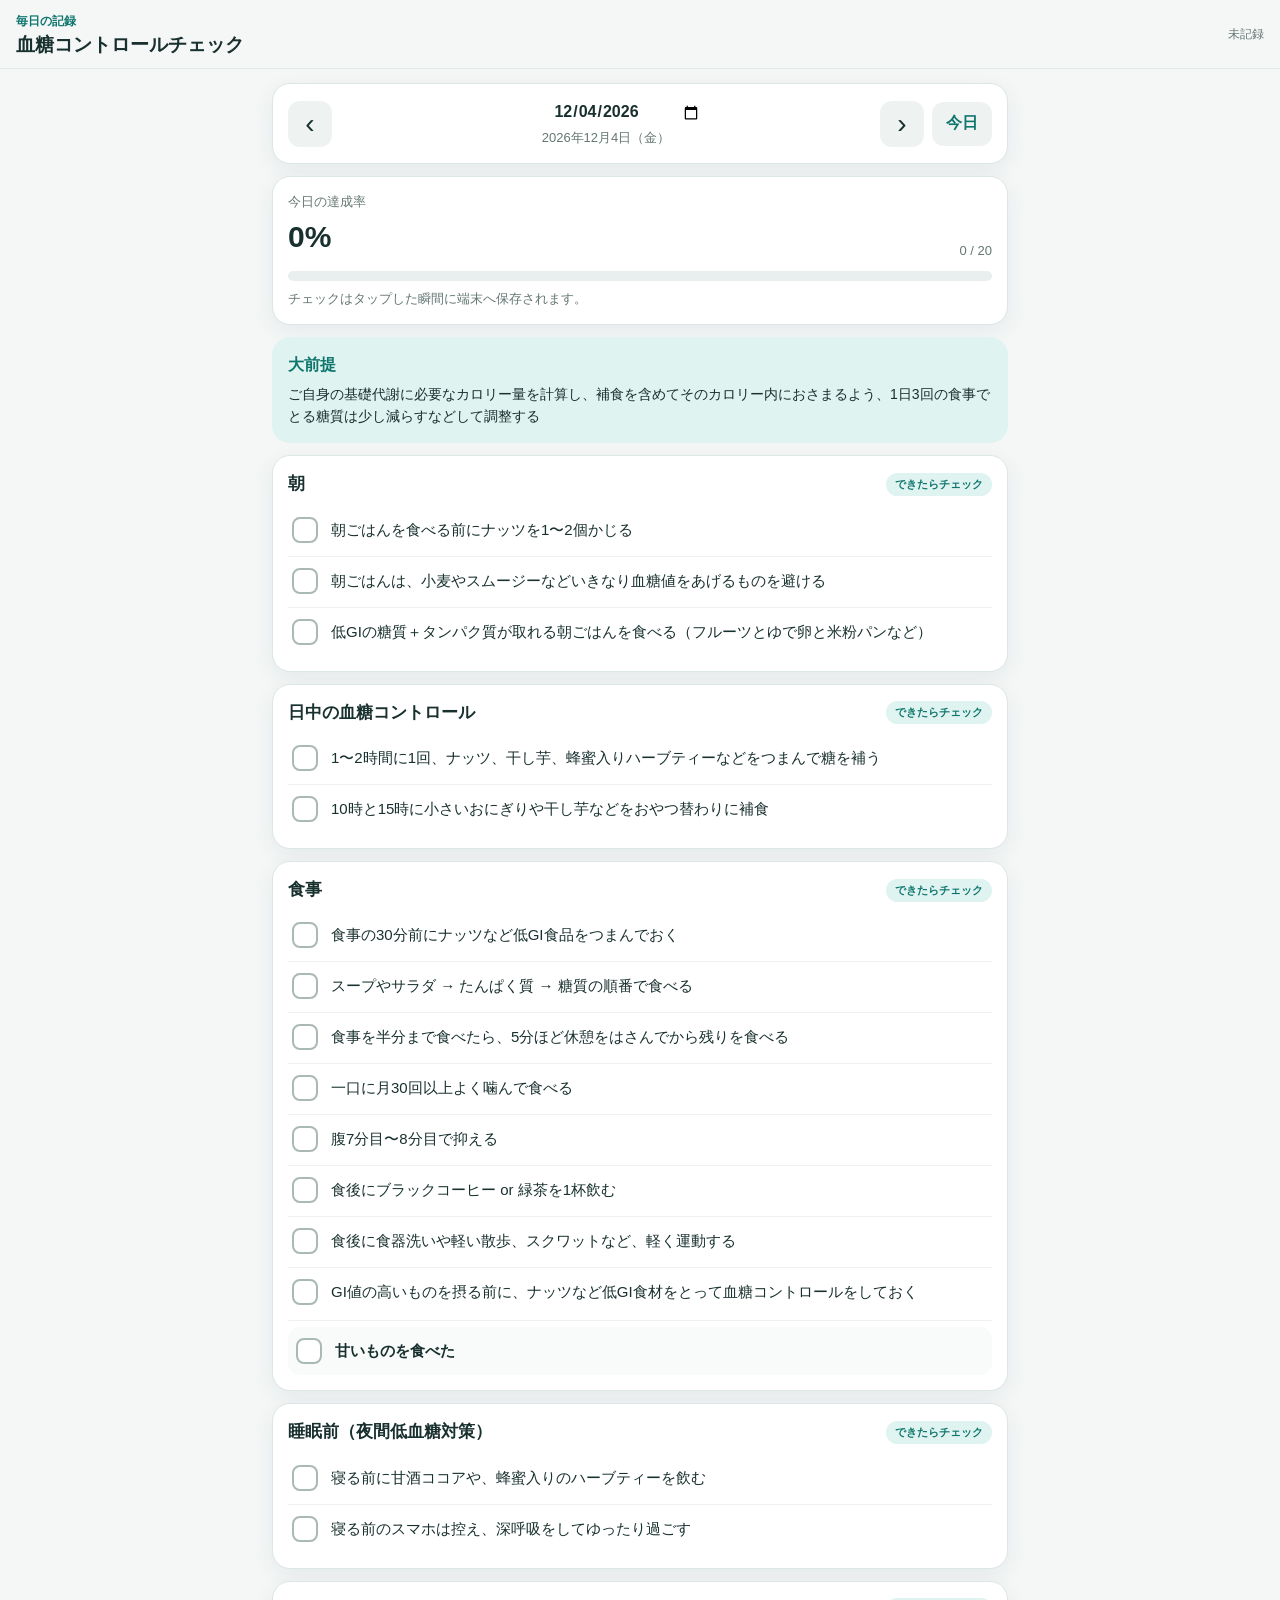
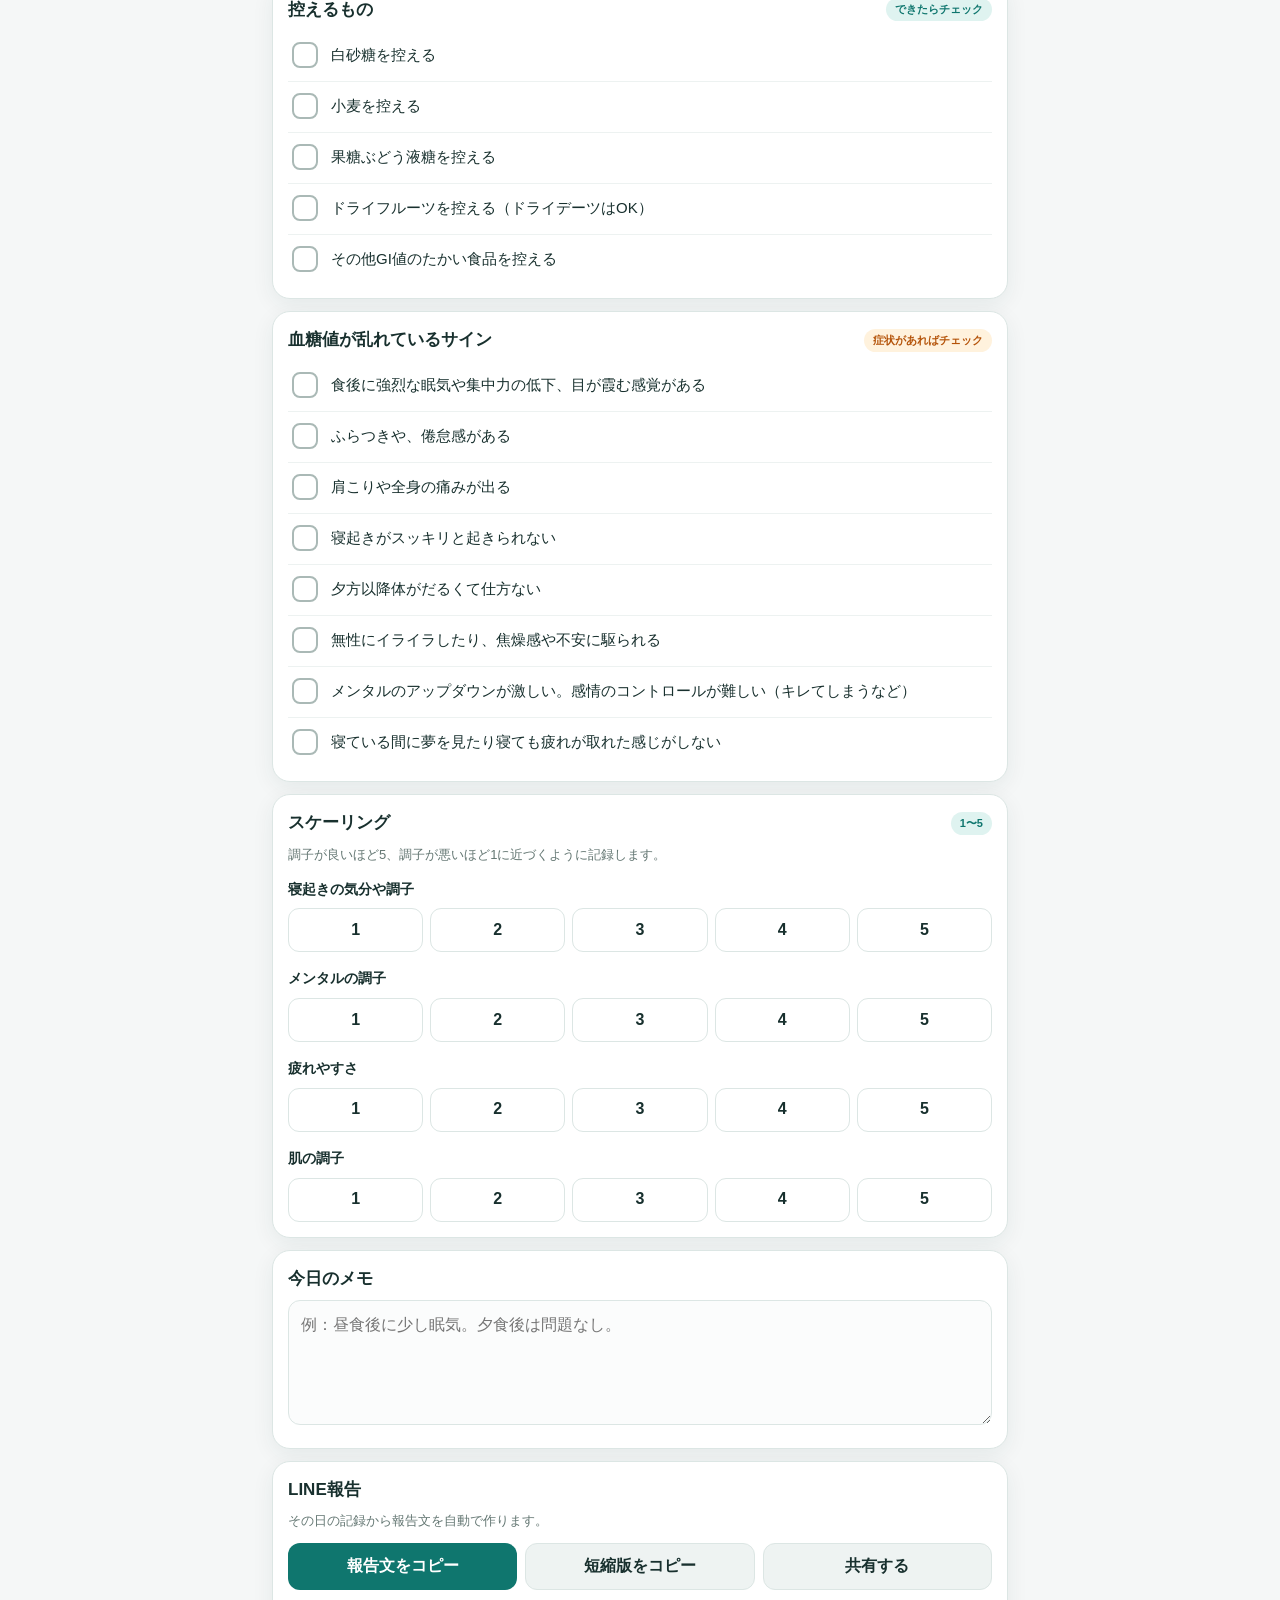
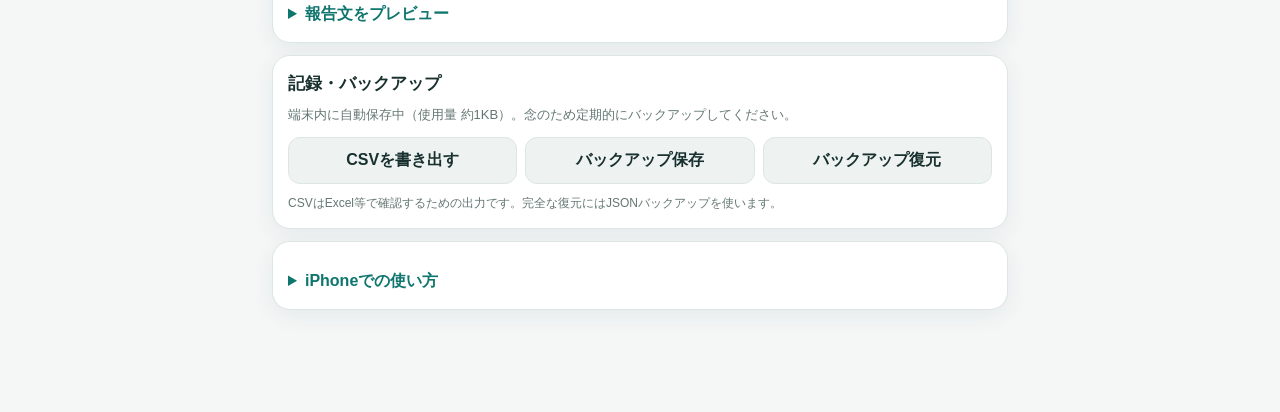
<file: index.html>
<!doctype html>
<html lang="ja">
<head>
  <meta charset="utf-8" />
  <meta name="viewport" content="width=device-width, initial-scale=1, viewport-fit=cover" />
  <meta name="theme-color" content="#0f766e" />
  <meta name="apple-mobile-web-app-capable" content="yes" />
  <meta name="apple-mobile-web-app-status-bar-style" content="default" />
  <meta name="apple-mobile-web-app-title" content="血糖チェック" />
  <title>血糖コントロールチェック</title>
  <link rel="manifest" href="manifest.webmanifest" />
  <link rel="apple-touch-icon" href="icon-192.png" />
  <link rel="stylesheet" href="style.css" />
</head>
<body>
  <header class="app-header">
    <div>
      <p class="eyebrow">毎日の記録</p>
      <h1>血糖コントロールチェック</h1>
    </div>
    <div id="saveStatus" class="save-status" aria-live="polite">準備中…</div>
  </header>

  <main class="container">
    <section class="card date-card" aria-label="日付選択">
      <button id="prevDay" class="icon-btn" aria-label="前の日">‹</button>
      <div class="date-center">
        <input id="datePicker" type="date" aria-label="記録日" />
        <div id="dateLabel" class="date-label"></div>
      </div>
      <button id="nextDay" class="icon-btn" aria-label="次の日">›</button>
      <button id="todayBtn" class="subtle-btn">今日</button>
    </section>

    <section class="card progress-card">
      <div class="progress-row">
        <div>
          <p class="label">今日の達成率</p>
          <strong id="progressText" class="progress-text">0%</strong>
        </div>
        <div id="progressCount" class="progress-count">0 / 0</div>
      </div>
      <div class="progress-track" aria-hidden="true"><div id="progressBar" class="progress-bar"></div></div>
      <p class="hint">チェックはタップした瞬間に端末へ保存されます。</p>
    </section>

    <section class="notice">
      <strong>大前提</strong>
      <p>ご自身の基礎代謝に必要なカロリー量を計算し、補食を含めてそのカロリー内におさまるよう、1日3回の食事でとる糖質は少し減らすなどして調整する</p>
    </section>

    <div id="actionSections"></div>

    <section class="card">
      <div class="section-heading">
        <h2>血糖値が乱れているサイン</h2>
        <span class="badge warning">症状があればチェック</span>
      </div>
      <div id="symptomList" class="check-list"></div>
    </section>

    <section class="card">
      <div class="section-heading">
        <h2>スケーリング</h2>
        <span class="badge">1〜5</span>
      </div>
      <p class="hint">調子が良いほど5、調子が悪いほど1に近づくように記録します。</p>
      <div id="scaleList" class="scale-list"></div>
    </section>

    <section class="card">
      <div class="section-heading">
        <h2>今日のメモ</h2>
      </div>
      <textarea id="dailyNote" rows="4" placeholder="例：昼食後に少し眠気。夕食後は問題なし。"></textarea>
    </section>

    <section class="card report-card">
      <div class="section-heading">
        <h2>LINE報告</h2>
      </div>
      <p class="hint">その日の記録から報告文を自動で作ります。</p>
      <div class="button-grid">
        <button id="copyFullBtn" class="primary-btn">報告文をコピー</button>
        <button id="copyShortBtn" class="secondary-btn">短縮版をコピー</button>
        <button id="shareBtn" class="secondary-btn">共有する</button>
      </div>
      <details class="preview-details">
        <summary>報告文をプレビュー</summary>
        <pre id="reportPreview"></pre>
      </details>
    </section>

    <section class="card data-card">
      <div class="section-heading">
        <h2>記録・バックアップ</h2>
      </div>
      <p id="storageStatus" class="hint">保存状態を確認中…</p>
      <div class="button-grid">
        <button id="exportCsvBtn" class="secondary-btn">CSVを書き出す</button>
        <button id="exportJsonBtn" class="secondary-btn">バックアップ保存</button>
        <label class="secondary-btn file-btn">バックアップ復元<input id="importJsonInput" type="file" accept="application/json,.json" /></label>
      </div>
      <p class="fine-print">CSVはExcel等で確認するための出力です。完全な復元にはJSONバックアップを使います。</p>
    </section>

    <section class="card howto-card">
      <details>
        <summary>iPhoneでの使い方</summary>
        <ol>
          <li>このアプリをHTTPSで公開したURLをSafariで開きます。</li>
          <li>Safariの共有メニューから「ホーム画面に追加」します。</li>
          <li>以後はホーム画面のアイコンから起動します。</li>
          <li>Safariが再読み込みされても、保存済みの記録は起動時に復元されます。</li>
        </ol>
      </details>
    </section>
  </main>

  <div id="toast" class="toast" role="status" aria-live="polite"></div>

  <script src="app.js"></script>
</body>
</html>
</file>
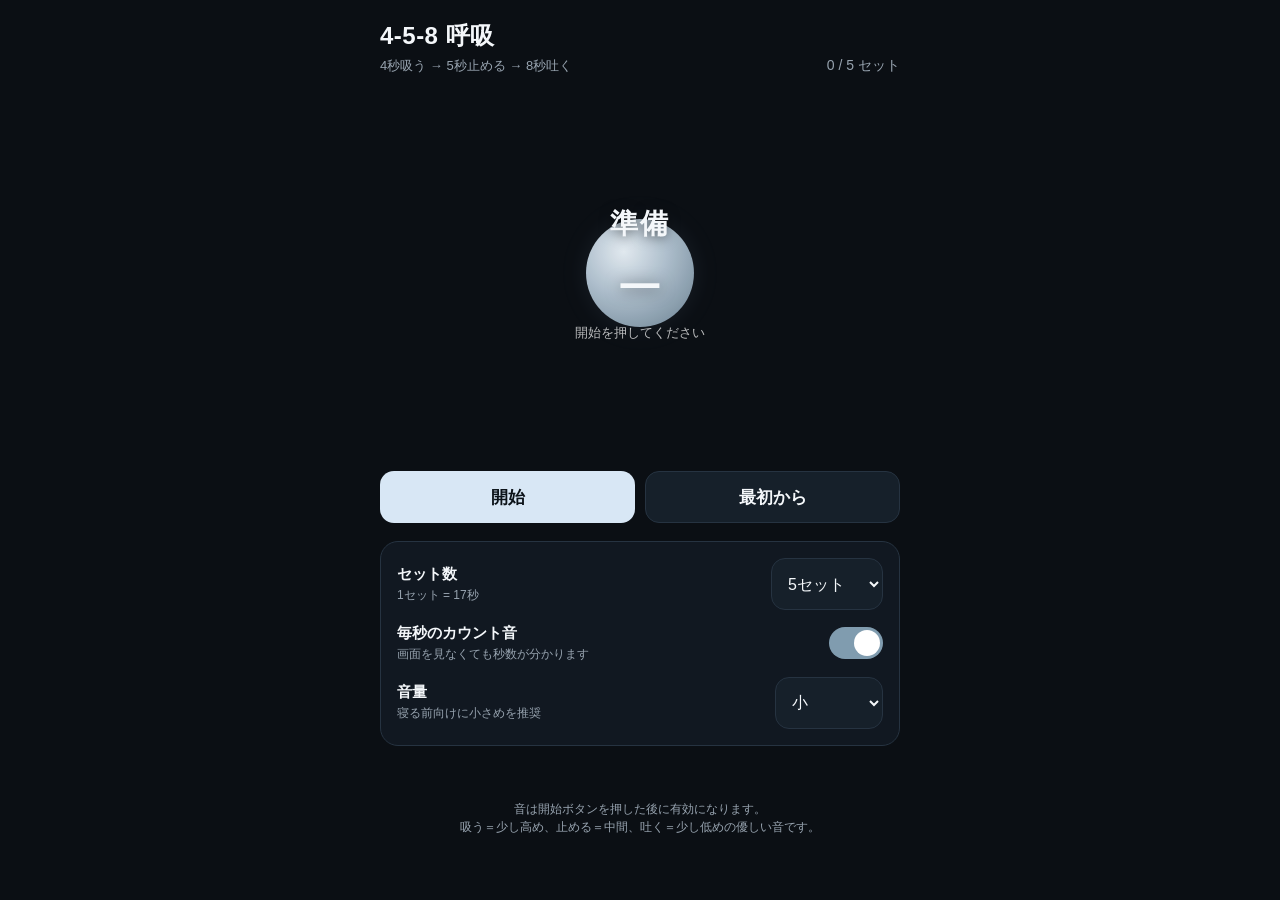
<file: 458-breathing.html>
<!DOCTYPE html>
<html lang="ja">
<head>
  <meta charset="UTF-8" />
  <meta name="viewport" content="width=device-width, initial-scale=1, viewport-fit=cover" />
  <meta name="theme-color" content="#0b0f14" />
  <meta name="apple-mobile-web-app-capable" content="yes" />
  <meta name="apple-mobile-web-app-status-bar-style" content="black-translucent" />
  <title>4-5-8 呼吸</title>
  <style>
    :root{
      --bg:#0b0f14;
      --panel:#111821;
      --panel2:#16202a;
      --text:#f4f7fa;
      --muted:#97a3af;
      --line:#263341;
      --accent:#d8e7f5;
      --accent2:#8fb0c8;
      --danger:#c9a4a4;
    }

    *{box-sizing:border-box}
    html,body{margin:0;padding:0;background:var(--bg);color:var(--text);font-family:-apple-system,BlinkMacSystemFont,"Segoe UI",sans-serif}
    body{
      min-height:100%;
      display:flex;
      justify-content:center;
      padding:
        calc(20px + env(safe-area-inset-top))
        18px
        calc(24px + env(safe-area-inset-bottom));
    }
    .app{
      width:min(100%,520px);
      display:flex;
      flex-direction:column;
      gap:18px;
    }

    .top{
      display:flex;
      justify-content:space-between;
      align-items:flex-end;
      gap:12px;
    }
    h1{
      margin:0;
      font-size:24px;
      letter-spacing:.02em;
      font-weight:700;
    }
    .sub{
      margin-top:5px;
      color:var(--muted);
      font-size:13px;
    }
    .progressText{
      color:var(--muted);
      font-size:14px;
      white-space:nowrap;
    }

    .breathArea{
      min-height:360px;
      display:flex;
      align-items:center;
      justify-content:center;
      position:relative;
      overflow:hidden;
    }
    .orbWrap{
      width:260px;
      height:260px;
      display:flex;
      align-items:center;
      justify-content:center;
      position:relative;
    }
    .orb{
      width:150px;
      height:150px;
      border-radius:50%;
      background:radial-gradient(circle at 35% 30%, #edf5fb 0%, #b9cad8 40%, #6f8798 100%);
      opacity:.95;
      box-shadow:0 0 40px rgba(174,201,222,.10);
      transform:scale(.72);
      transition-property:transform;
      transition-timing-function:linear;
      transition-duration:0s;
    }

    .centerText{
      position:absolute;
      inset:0;
      display:flex;
      flex-direction:column;
      align-items:center;
      justify-content:center;
      pointer-events:none;
      text-align:center;
    }
    .phase{
      font-size:28px;
      font-weight:700;
      letter-spacing:.06em;
      text-shadow:0 2px 12px rgba(0,0,0,.5);
    }
    .seconds{
      margin-top:2px;
      font-size:70px;
      line-height:1;
      font-variant-numeric:tabular-nums;
      font-weight:300;
      text-shadow:0 2px 16px rgba(0,0,0,.55);
    }
    .hint{
      margin-top:9px;
      color:rgba(255,255,255,.72);
      font-size:13px;
    }

    .card{
      background:var(--panel);
      border:1px solid var(--line);
      border-radius:18px;
      padding:16px;
    }

    .controls{
      display:grid;
      grid-template-columns:1fr 1fr;
      gap:10px;
    }
    button,select{
      min-height:52px;
      border-radius:14px;
      border:1px solid var(--line);
      font-size:17px;
    }
    button{
      cursor:pointer;
      background:var(--panel2);
      color:var(--text);
      font-weight:600;
    }
    button.primary{
      background:var(--accent);
      color:#0c1319;
      border-color:transparent;
    }
    button:active{transform:translateY(1px)}
    button:disabled{opacity:.45;cursor:not-allowed}

    .settings{
      display:grid;
      gap:14px;
    }
    .row{
      display:flex;
      align-items:center;
      justify-content:space-between;
      gap:16px;
    }
    .labelBlock{
      min-width:0;
    }
    .label{
      font-size:15px;
      font-weight:600;
    }
    .desc{
      margin-top:3px;
      font-size:12px;
      color:var(--muted);
      line-height:1.4;
    }
    select{
      background:var(--panel2);
      color:var(--text);
      padding:0 12px;
      min-width:108px;
      font-size:16px;
    }

    .switch{
      position:relative;
      width:54px;
      height:32px;
      flex:0 0 auto;
    }
    .switch input{display:none}
    .slider{
      position:absolute;
      inset:0;
      background:#36414d;
      border-radius:999px;
      transition:.2s;
    }
    .slider:before{
      content:"";
      position:absolute;
      width:26px;
      height:26px;
      left:3px;
      top:3px;
      border-radius:50%;
      background:white;
      transition:.2s;
    }
    .switch input:checked + .slider{background:#809caf}
    .switch input:checked + .slider:before{transform:translateX(22px)}

    .status{
      text-align:center;
      color:var(--muted);
      font-size:13px;
      min-height:18px;
    }

    .footerNote{
      color:var(--muted);
      text-align:center;
      font-size:12px;
      line-height:1.5;
      padding:0 10px;
    }

    @media (max-width:380px){
      .breathArea{min-height:320px}
      .orbWrap{width:230px;height:230px}
      .seconds{font-size:62px}
      .phase{font-size:25px}
    }

    @media (prefers-reduced-motion: reduce){
      .orb{transition:none !important}
    }
  </style>
</head>
<body>
  <main class="app" id="app">
    <section class="top">
      <div>
        <h1>4-5-8 呼吸</h1>
        <div class="sub">4秒吸う → 5秒止める → 8秒吐く</div>
      </div>
      <div class="progressText" id="progressText">0 / 5 セット</div>
    </section>

    <section class="breathArea" aria-live="polite">
      <div class="orbWrap">
        <div class="orb" id="orb"></div>
        <div class="centerText">
          <div class="phase" id="phase">準備</div>
          <div class="seconds" id="seconds">–</div>
          <div class="hint" id="hint">開始を押してください</div>
        </div>
      </div>
    </section>

    <section class="controls">
      <button class="primary" id="startPauseBtn" type="button">開始</button>
      <button id="restartBtn" type="button">最初から</button>
    </section>

    <section class="card settings" aria-label="設定">
      <div class="row">
        <div class="labelBlock">
          <div class="label">セット数</div>
          <div class="desc">1セット = 17秒</div>
        </div>
        <select id="setsSelect" aria-label="セット数">
          <option value="3">3セット</option>
          <option value="5" selected>5セット</option>
          <option value="10">10セット</option>
        </select>
      </div>

      <div class="row">
        <div class="labelBlock">
          <div class="label">毎秒のカウント音</div>
          <div class="desc">画面を見なくても秒数が分かります</div>
        </div>
        <label class="switch" aria-label="毎秒のカウント音">
          <input id="tickToggle" type="checkbox" checked>
          <span class="slider"></span>
        </label>
      </div>

      <div class="row">
        <div class="labelBlock">
          <div class="label">音量</div>
          <div class="desc">寝る前向けに小さめを推奨</div>
        </div>
        <select id="volumeSelect" aria-label="音量">
          <option value="0">無音</option>
          <option value="0.16" selected>小</option>
          <option value="0.28">中</option>
        </select>
      </div>
    </section>

    <div class="status" id="status"></div>
    <div class="footerNote">
      音は開始ボタンを押した後に有効になります。<br>
      吸う＝少し高め、止める＝中間、吐く＝少し低めの優しい音です。
    </div>
  </main>

  <script>
    (() => {
      const PHASES = [
        { key:"inhale", label:"吸う", duration:4, freq:520, scale:1.18, hint:"ゆっくり鼻から" },
        { key:"hold",   label:"止める", duration:5, freq:420, scale:1.18, hint:"力まずそのまま" },
        { key:"exhale", label:"吐く", duration:8, freq:320, scale:.72, hint:"ゆっくり長く" }
      ];

      const els = {
        phase: document.getElementById("phase"),
        seconds: document.getElementById("seconds"),
        hint: document.getElementById("hint"),
        orb: document.getElementById("orb"),
        startPauseBtn: document.getElementById("startPauseBtn"),
        restartBtn: document.getElementById("restartBtn"),
        setsSelect: document.getElementById("setsSelect"),
        tickToggle: document.getElementById("tickToggle"),
        volumeSelect: document.getElementById("volumeSelect"),
        progressText: document.getElementById("progressText"),
        status: document.getElementById("status")
      };

      let audioCtx = null;
      let timer = null;
      let running = false;
      let phaseIndex = 0;
      let secondsLeft = PHASES[0].duration;
      let completedSets = 0;
      let totalSets = Number(els.setsSelect.value);

      function ensureAudio(){
        const AC = window.AudioContext || window.webkitAudioContext;
        if (!AC) return null;
        if (!audioCtx) audioCtx = new AC();
        if (audioCtx.state === "suspended") audioCtx.resume();
        return audioCtx;
      }

      function softTone(freq, volumeMultiplier=1, duration=.11, delay=0){
        const ctx = ensureAudio();
        const baseVolume = Number(els.volumeSelect.value);
        if (!ctx || baseVolume <= 0) return;

        const t0 = ctx.currentTime + delay;
        const osc = ctx.createOscillator();
        const gain = ctx.createGain();
        const filter = ctx.createBiquadFilter();

        osc.type = "sine";
        osc.frequency.setValueAtTime(freq, t0);

        filter.type = "lowpass";
        filter.frequency.setValueAtTime(900, t0);
        filter.Q.setValueAtTime(.4, t0);

        const peak = Math.max(0.001, baseVolume * volumeMultiplier);
        gain.gain.setValueAtTime(0.0001, t0);
        gain.gain.exponentialRampToValueAtTime(peak, t0 + .018);
        gain.gain.exponentialRampToValueAtTime(0.0001, t0 + duration);

        osc.connect(filter);
        filter.connect(gain);
        gain.connect(ctx.destination);

        osc.start(t0);
        osc.stop(t0 + duration + .03);
      }

      function phaseTone(){
        const p = PHASES[phaseIndex];
        softTone(p.freq, .68, .18);
      }

      function tickTone(){
        const p = PHASES[phaseIndex];
        softTone(p.freq * .82, .28, .07);
      }

      function finishChime(){
        softTone(440, .42, .28, 0);
        softTone(554, .34, .32, .22);
        softTone(660, .28, .42, .46);
      }

      function updateProgress(){
        els.progressText.textContent = `${completedSets} / ${totalSets} セット`;
      }

      function animateOrb(phase){
        const reduced = window.matchMedia && window.matchMedia("(prefers-reduced-motion: reduce)").matches;
        if (reduced) {
          els.orb.style.transitionDuration = "0s";
          els.orb.style.transform = `scale(${phase.scale})`;
          return;
        }

        if (phase.key === "hold"){
          els.orb.style.transitionDuration = "0.25s";
        } else {
          els.orb.style.transitionDuration = `${phase.duration}s`;
        }
        els.orb.style.transform = `scale(${phase.scale})`;
      }

      function renderPhase(playTone=false){
        const p = PHASES[phaseIndex];
        els.phase.textContent = p.label;
        els.seconds.textContent = secondsLeft;
        els.hint.textContent = p.hint;
        animateOrb(p);
        if (playTone) phaseTone();
      }

      function resetState(){
        clearInterval(timer);
        timer = null;
        running = false;
        phaseIndex = 0;
        secondsLeft = PHASES[0].duration;
        completedSets = 0;
        totalSets = Number(els.setsSelect.value);
        els.startPauseBtn.textContent = "開始";
        els.phase.textContent = "準備";
        els.seconds.textContent = "–";
        els.hint.textContent = "開始を押してください";
        els.orb.style.transitionDuration = ".4s";
        els.orb.style.transform = "scale(.72)";
        els.status.textContent = "";
        updateProgress();
      }

      function complete(){
        clearInterval(timer);
        timer = null;
        running = false;
        completedSets = totalSets;
        updateProgress();
        els.phase.textContent = "終了";
        els.seconds.textContent = "✓";
        els.hint.textContent = "おやすみなさい";
        els.startPauseBtn.textContent = "もう一度";
        els.orb.style.transitionDuration = "1.3s";
        els.orb.style.transform = "scale(.86)";
        finishChime();
        els.status.textContent = `${totalSets}セット完了しました`;
      }

      function nextPhase(){
        if (phaseIndex === PHASES.length - 1){
          completedSets++;
          updateProgress();

          if (completedSets >= totalSets){
            complete();
            return false;
          }
          phaseIndex = 0;
        } else {
          phaseIndex++;
        }

        secondsLeft = PHASES[phaseIndex].duration;
        renderPhase(true);
        return true;
      }

      function step(){
        secondsLeft--;

        if (secondsLeft <= 0){
          nextPhase();
          return;
        }

        els.seconds.textContent = secondsLeft;
        if (els.tickToggle.checked) tickTone();
      }

      function start(){
        totalSets = Number(els.setsSelect.value);
        if (completedSets >= totalSets) resetState();

        ensureAudio();
        running = true;
        els.startPauseBtn.textContent = "一時停止";
        els.status.textContent = "呼吸に合わせてください";

        if (els.phase.textContent === "準備"){
          phaseIndex = 0;
          secondsLeft = PHASES[0].duration;
          renderPhase(true);
        } else {
          const p = PHASES[phaseIndex];
          els.phase.textContent = p.label;
          els.hint.textContent = p.hint;
        }

        clearInterval(timer);
        timer = setInterval(step, 1000);
      }

      function pause(){
        clearInterval(timer);
        timer = null;
        running = false;
        els.startPauseBtn.textContent = "再開";
        els.status.textContent = "一時停止中";
        els.hint.textContent = "そのまま休んで大丈夫です";
      }

      els.startPauseBtn.addEventListener("click", () => {
        if (running) pause();
        else start();
      });

      els.restartBtn.addEventListener("click", resetState);

      els.setsSelect.addEventListener("change", () => {
        if (!running) {
          totalSets = Number(els.setsSelect.value);
          if (completedSets > totalSets) completedSets = 0;
          updateProgress();
        }
      });

      els.volumeSelect.addEventListener("change", () => {
        if (Number(els.volumeSelect.value) > 0) {
          ensureAudio();
          softTone(440, .45, .12);
        }
      });

      resetState();
    })();
  </script>
</body>
</html>
</file>
<file: style.css>
:root {
  --bg: #f5f7f7;
  --card: #ffffff;
  --text: #18302e;
  --muted: #647773;
  --line: #dce6e4;
  --accent: #0f766e;
  --accent-soft: #dff3f0;
  --danger: #b45309;
  --danger-soft: #fff2dd;
  --shadow: 0 6px 22px rgba(15, 54, 50, 0.07);
  --radius: 18px;
}

* { box-sizing: border-box; }
html { -webkit-text-size-adjust: 100%; }
body {
  margin: 0;
  background: var(--bg);
  color: var(--text);
  font-family: -apple-system, BlinkMacSystemFont, "Hiragino Sans", "Yu Gothic", sans-serif;
  line-height: 1.55;
}
button, input, textarea { font: inherit; }
button { -webkit-tap-highlight-color: transparent; }

.app-header {
  position: sticky;
  top: 0;
  z-index: 20;
  display: flex;
  align-items: center;
  justify-content: space-between;
  gap: 12px;
  padding: calc(12px + env(safe-area-inset-top)) 16px 12px;
  background: rgba(245, 247, 247, .94);
  backdrop-filter: blur(14px);
  border-bottom: 1px solid rgba(220, 230, 228, .8);
}
.eyebrow { margin: 0 0 2px; font-size: 12px; color: var(--accent); font-weight: 700; }
h1 { margin: 0; font-size: 19px; line-height: 1.25; }
.save-status { font-size: 12px; color: var(--muted); white-space: nowrap; }
.save-status.saved { color: var(--accent); font-weight: 700; }

.container { max-width: 760px; margin: 0 auto; padding: 14px 12px calc(90px + env(safe-area-inset-bottom)); }
.card, .notice {
  background: var(--card);
  border: 1px solid var(--line);
  border-radius: var(--radius);
  box-shadow: var(--shadow);
  margin-bottom: 12px;
  padding: 15px;
}
.notice { background: var(--accent-soft); border-color: transparent; box-shadow: none; }
.notice strong { color: var(--accent); }
.notice p { margin: 6px 0 0; font-size: 14px; }

.date-card { display: grid; grid-template-columns: 44px 1fr 44px auto; align-items: center; gap: 8px; }
.date-center { text-align: center; min-width: 0; }
#datePicker { width: 100%; max-width: 190px; border: 0; background: transparent; color: var(--text); font-weight: 700; text-align: center; }
.date-label { margin-top: 2px; font-size: 13px; color: var(--muted); }
.icon-btn, .subtle-btn, .primary-btn, .secondary-btn {
  border: 0;
  border-radius: 12px;
  min-height: 44px;
  cursor: pointer;
}
.icon-btn { width: 44px; background: #eef3f2; color: var(--text); font-size: 28px; }
.subtle-btn { padding: 0 14px; background: #eef3f2; color: var(--accent); font-weight: 700; }

.progress-row { display: flex; justify-content: space-between; align-items: flex-end; }
.label { margin: 0; font-size: 13px; color: var(--muted); }
.progress-text { display: block; margin-top: 2px; font-size: 30px; }
.progress-count { font-size: 13px; color: var(--muted); }
.progress-track { height: 10px; background: #e9efee; border-radius: 999px; overflow: hidden; margin-top: 10px; }
.progress-bar { width: 0; height: 100%; background: var(--accent); border-radius: inherit; transition: width .2s ease; }
.hint { margin: 8px 0 0; font-size: 13px; color: var(--muted); }

.section-heading { display: flex; align-items: center; justify-content: space-between; gap: 10px; margin-bottom: 8px; }
h2 { margin: 0; font-size: 17px; }
.badge { background: var(--accent-soft); color: var(--accent); border-radius: 999px; padding: 3px 9px; font-size: 11px; font-weight: 700; }
.badge.warning { background: var(--danger-soft); color: var(--danger); }

.check-list { display: grid; gap: 2px; }
.check-item {
  display: grid;
  grid-template-columns: 30px 1fr;
  gap: 9px;
  align-items: start;
  padding: 11px 4px;
  border-top: 1px solid #edf2f1;
  cursor: pointer;
}
.check-item:first-child { border-top: 0; }
.check-item input {
  appearance: none;
  -webkit-appearance: none;
  width: 26px;
  height: 26px;
  margin: 0;
  border: 2px solid #aab9b6;
  border-radius: 8px;
  background: #fff;
  display: grid;
  place-content: center;
}
.check-item input::before {
  content: "✓";
  color: white;
  font-weight: 900;
  font-size: 18px;
  transform: scale(0);
  transition: transform .08s ease;
}
.check-item input:checked { background: var(--accent); border-color: var(--accent); }
.check-item input:checked::before { transform: scale(1); }
.check-text { font-size: 15px; padding-top: 1px; }

.scale-list { display: grid; gap: 16px; margin-top: 14px; }
.scale-row { display: grid; gap: 8px; }
.scale-name { font-weight: 700; font-size: 14px; }
.scale-buttons { display: grid; grid-template-columns: repeat(5, 1fr); gap: 7px; }
.scale-btn {
  min-height: 44px;
  border: 1px solid var(--line);
  background: #fff;
  border-radius: 11px;
  color: var(--text);
  font-weight: 700;
  cursor: pointer;
}
.scale-btn.active { background: var(--accent); color: #fff; border-color: var(--accent); }

textarea {
  width: 100%;
  border: 1px solid var(--line);
  border-radius: 12px;
  padding: 12px;
  resize: vertical;
  color: var(--text);
  background: #fbfcfc;
}
textarea:focus, #datePicker:focus { outline: 2px solid rgba(15,118,110,.25); outline-offset: 2px; }

.button-grid { display: grid; grid-template-columns: repeat(3, minmax(0, 1fr)); gap: 8px; margin-top: 12px; }
.primary-btn, .secondary-btn { padding: 10px 12px; font-weight: 700; text-align: center; }
.primary-btn { background: var(--accent); color: white; }
.secondary-btn { background: #eef3f2; color: var(--text); border: 1px solid var(--line); }
.file-btn { display: grid; place-items: center; cursor: pointer; }
.file-btn input { display: none; }
.preview-details, .howto-card details { margin-top: 12px; }
summary { cursor: pointer; font-weight: 700; color: var(--accent); }
pre { white-space: pre-wrap; word-break: break-word; background: #f7faf9; border: 1px solid var(--line); border-radius: 12px; padding: 12px; font-family: inherit; font-size: 13px; }
.fine-print { margin: 10px 0 0; font-size: 12px; color: var(--muted); }
ol { padding-left: 22px; }

.toast {
  position: fixed;
  left: 50%;
  bottom: calc(24px + env(safe-area-inset-bottom));
  transform: translate(-50%, 20px);
  background: #163b37;
  color: #fff;
  border-radius: 999px;
  padding: 10px 16px;
  font-size: 13px;
  opacity: 0;
  pointer-events: none;
  transition: .2s ease;
  z-index: 50;
  max-width: calc(100vw - 32px);
  text-align: center;
}
.toast.show { opacity: 1; transform: translate(-50%, 0); }

@media (max-width: 560px) {
  .button-grid { grid-template-columns: 1fr; }
  .date-card { grid-template-columns: 42px 1fr 42px; }
  .date-card .subtle-btn { grid-column: 1 / -1; }
}

/* 条件付きチェック（甘いものを食べた場合のみ） */
.conditional-block {
  border-top: 1px solid #edf2f1;
  margin-top: 2px;
}
.conditional-block .check-item { border-top: 0; }
.condition-item { background: #f8fbfa; border-radius: 12px; margin-top: 6px; padding-left: 8px; padding-right: 8px; }
.condition-item .check-text { font-weight: 700; }
.conditional-followup {
  margin: 0 4px 6px 34px;
  padding: 8px 10px 4px;
  border-left: 3px solid var(--accent-soft);
  background: #fbfdfc;
  border-radius: 0 10px 10px 0;
}
.conditional-followup[hidden] { display: none !important; }
.conditional-guide { font-size: 12px; color: var(--muted); margin-bottom: 2px; }
.followup-item { padding-left: 0; padding-right: 0; }
.followup-item input:disabled { opacity: .45; }
</file>
